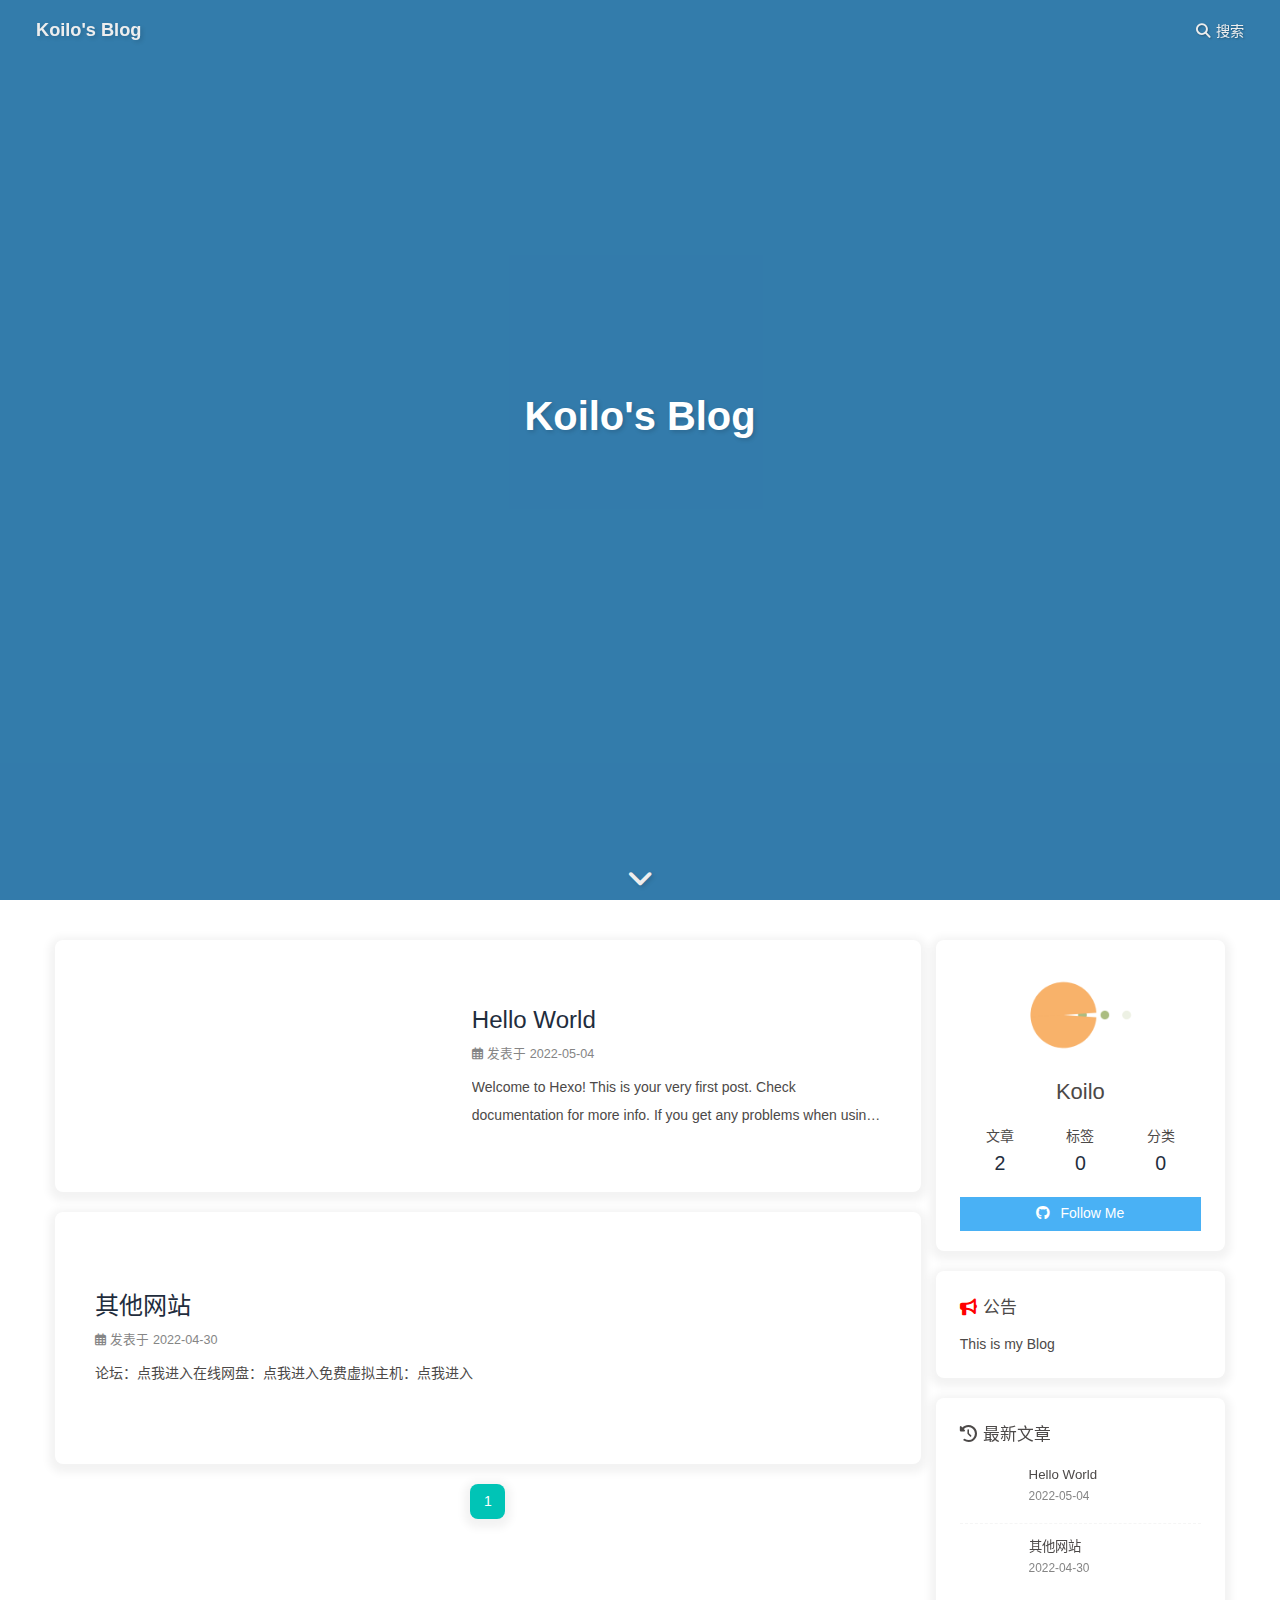
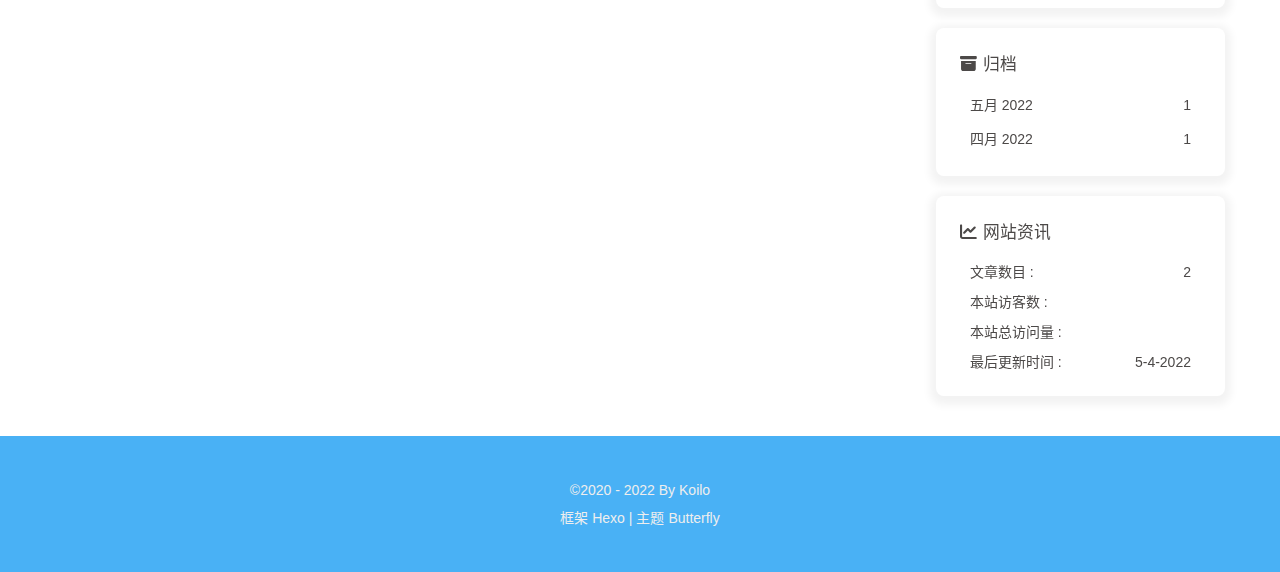
<file: index.html>
<!DOCTYPE html><html lang="zh-CN" data-theme="light"><head><meta charset="UTF-8"><meta http-equiv="X-UA-Compatible" content="IE=edge"><meta name="viewport" content="width=device-width, initial-scale=1.0, maximum-scale=1.0, user-scalable=no"><title>Koilo's Blog - Hello,world!</title><meta name="author" content="Koilo"><meta name="copyright" content="Koilo"><meta name="format-detection" content="telephone=no"><meta name="theme-color" content="#ffffff"><meta property="og:type" content="website">
<meta property="og:title" content="Koilo&#39;s Blog">
<meta property="og:url" content="http://simpfun.eu.org/index.html">
<meta property="og:site_name" content="Koilo&#39;s Blog">
<meta property="og:locale" content="zh_CN">
<meta property="og:image" content="https://i.loli.net/2021/02/24/5O1day2nriDzjSu.png">
<meta property="article:author" content="Koilo">
<meta name="twitter:card" content="summary">
<meta name="twitter:image" content="https://i.loli.net/2021/02/24/5O1day2nriDzjSu.png"><link rel="shortcut icon" href="/img/favicon.png"><link rel="canonical" href="http://simpfun.eu.org/"><link rel="preconnect" href="//cdn.jsdelivr.net"/><link rel="preconnect" href="//busuanzi.ibruce.info"/><link rel="stylesheet" href="/css/index.css"><link rel="stylesheet" href="https://cdn.jsdelivr.net/npm/@fortawesome/fontawesome-free@6/css/all.min.css" media="print" onload="this.media='all'"><link rel="stylesheet" href="https://cdn.jsdelivr.net/npm/@fancyapps/ui/dist/fancybox.css" media="print" onload="this.media='all'"><script>const GLOBAL_CONFIG = { 
  root: '/',
  algolia: undefined,
  localSearch: {"path":"/search.xml","preload":false,"languages":{"hits_empty":"找不到您查询的内容：${query}"}},
  translate: undefined,
  noticeOutdate: undefined,
  highlight: {"plugin":"highlighjs","highlightCopy":true,"highlightLang":true,"highlightHeightLimit":false},
  copy: {
    success: '复制成功',
    error: '复制错误',
    noSupport: '浏览器不支持'
  },
  relativeDate: {
    homepage: false,
    post: false
  },
  runtime: '',
  date_suffix: {
    just: '刚刚',
    min: '分钟前',
    hour: '小时前',
    day: '天前',
    month: '个月前'
  },
  copyright: undefined,
  lightbox: 'fancybox',
  Snackbar: undefined,
  source: {
    justifiedGallery: {
      js: 'https://cdn.jsdelivr.net/npm/flickr-justified-gallery@2/dist/fjGallery.min.js',
      css: 'https://cdn.jsdelivr.net/npm/flickr-justified-gallery@2/dist/fjGallery.min.css'
    }
  },
  isPhotoFigcaption: false,
  islazyload: false,
  isAnchor: false
}</script><script id="config-diff">var GLOBAL_CONFIG_SITE = {
  title: 'Koilo\'s Blog',
  isPost: false,
  isHome: true,
  isHighlightShrink: false,
  isToc: false,
  postUpdate: '2022-05-04 14:47:51'
}</script><noscript><style type="text/css">
  #nav {
    opacity: 1
  }
  .justified-gallery img {
    opacity: 1
  }

  #recent-posts time,
  #post-meta time {
    display: inline !important
  }
</style></noscript><script>(win=>{
    win.saveToLocal = {
      set: function setWithExpiry(key, value, ttl) {
        if (ttl === 0) return
        const now = new Date()
        const expiryDay = ttl * 86400000
        const item = {
          value: value,
          expiry: now.getTime() + expiryDay,
        }
        localStorage.setItem(key, JSON.stringify(item))
      },

      get: function getWithExpiry(key) {
        const itemStr = localStorage.getItem(key)

        if (!itemStr) {
          return undefined
        }
        const item = JSON.parse(itemStr)
        const now = new Date()

        if (now.getTime() > item.expiry) {
          localStorage.removeItem(key)
          return undefined
        }
        return item.value
      }
    }
  
    win.getScript = url => new Promise((resolve, reject) => {
      const script = document.createElement('script')
      script.src = url
      script.async = true
      script.onerror = reject
      script.onload = script.onreadystatechange = function() {
        const loadState = this.readyState
        if (loadState && loadState !== 'loaded' && loadState !== 'complete') return
        script.onload = script.onreadystatechange = null
        resolve()
      }
      document.head.appendChild(script)
    })
  
      win.activateDarkMode = function () {
        document.documentElement.setAttribute('data-theme', 'dark')
        if (document.querySelector('meta[name="theme-color"]') !== null) {
          document.querySelector('meta[name="theme-color"]').setAttribute('content', '#0d0d0d')
        }
      }
      win.activateLightMode = function () {
        document.documentElement.setAttribute('data-theme', 'light')
        if (document.querySelector('meta[name="theme-color"]') !== null) {
          document.querySelector('meta[name="theme-color"]').setAttribute('content', '#ffffff')
        }
      }
      const t = saveToLocal.get('theme')
    
          if (t === 'dark') activateDarkMode()
          else if (t === 'light') activateLightMode()
        
      const asideStatus = saveToLocal.get('aside-status')
      if (asideStatus !== undefined) {
        if (asideStatus === 'hide') {
          document.documentElement.classList.add('hide-aside')
        } else {
          document.documentElement.classList.remove('hide-aside')
        }
      }
    
    const detectApple = () => {
      if(/iPad|iPhone|iPod|Macintosh/.test(navigator.userAgent)){
        document.documentElement.classList.add('apple')
      }
    }
    detectApple()
    })(window)</script><meta name="generator" content="Hexo 6.1.0"></head><body><div id="sidebar"><div id="menu-mask"></div><div id="sidebar-menus"><div class="avatar-img is-center"><img src="https://i.loli.net/2021/02/24/5O1day2nriDzjSu.png" onerror="onerror=null;src='/img/friend_404.gif'" alt="avatar"/></div><div class="sidebar-site-data site-data is-center"><a href="/archives/"><div class="headline">文章</div><div class="length-num">2</div></a><a href="/tags/"><div class="headline">标签</div><div class="length-num">0</div></a><a href="/categories/"><div class="headline">分类</div><div class="length-num">0</div></a></div><hr/></div></div><div class="page" id="body-wrap"><header class="full_page" id="page-header"><nav id="nav"><span id="blog_name"><a id="site-name" href="/">Koilo's Blog</a></span><div id="menus"><div id="search-button"><a class="site-page social-icon search"><i class="fas fa-search fa-fw"></i><span> 搜索</span></a></div><div id="toggle-menu"><a class="site-page"><i class="fas fa-bars fa-fw"></i></a></div></div></nav><div id="site-info"><h1 id="site-title">Koilo's Blog</h1></div><div id="scroll-down"><i class="fas fa-angle-down scroll-down-effects"></i></div></header><main class="layout" id="content-inner"><div class="recent-posts" id="recent-posts"><div class="recent-post-item"><div class="post_cover left"><a href="/2022/05/04/hello-world/" title="Hello World"><img class="post_bg" src="[data-uri]" onerror="this.onerror=null;this.src='/img/404.jpg'" alt="Hello World"></a></div><div class="recent-post-info"><a class="article-title" href="/2022/05/04/hello-world/" title="Hello World">Hello World</a><div class="article-meta-wrap"><span class="post-meta-date"><i class="far fa-calendar-alt"></i><span class="article-meta-label">发表于</span><time datetime="2022-05-04T06:29:04.321Z" title="发表于 2022-05-04 14:29:04">2022-05-04</time></span></div><div class="content">Welcome to Hexo! This is your very first post. Check documentation for more info. If you get any problems when using Hexo, you can find the answer in troubleshooting or you can ask me on GitHub.
Quick StartCreate a new post1$ hexo new &quot;My New Post&quot;

More info: Writing
Run server1$ hexo server

More info: Server
Generate static files1$ hexo generate

More info: Generating
Deploy to remote sites1$ hexo deploy

More info: Deployment
</div></div></div><div class="recent-post-item"><div class="post_cover right"><a href="/2022/04/30/%E5%85%B6%E4%BB%96%E7%BD%91%E7%AB%99/" title="其他网站"><img class="post_bg" src="[data-uri]" onerror="this.onerror=null;this.src='/img/404.jpg'" alt="其他网站"></a></div><div class="recent-post-info"><a class="article-title" href="/2022/04/30/%E5%85%B6%E4%BB%96%E7%BD%91%E7%AB%99/" title="其他网站">其他网站</a><div class="article-meta-wrap"><span class="post-meta-date"><i class="far fa-calendar-alt"></i><span class="article-meta-label">发表于</span><time datetime="2022-04-30T03:36:10.000Z" title="发表于 2022-04-30 11:36:10">2022-04-30</time></span></div><div class="content">论坛：点我进入在线网盘：点我进入免费虚拟主机：点我进入</div></div></div><nav id="pagination"><div class="pagination"><span class="page-number current">1</span></div></nav></div><div class="aside-content" id="aside-content"><div class="card-widget card-info"><div class="is-center"><div class="avatar-img"><img src="https://i.loli.net/2021/02/24/5O1day2nriDzjSu.png" onerror="this.onerror=null;this.src='/img/friend_404.gif'" alt="avatar"/></div><div class="author-info__name">Koilo</div><div class="author-info__description"></div></div><div class="card-info-data site-data is-center"><a href="/archives/"><div class="headline">文章</div><div class="length-num">2</div></a><a href="/tags/"><div class="headline">标签</div><div class="length-num">0</div></a><a href="/categories/"><div class="headline">分类</div><div class="length-num">0</div></a></div><a id="card-info-btn" target="_blank" rel="noopener" href="https://github.com/simpfun"><i class="fab fa-github"></i><span>Follow Me</span></a></div><div class="card-widget card-announcement"><div class="item-headline"><i class="fas fa-bullhorn fa-shake"></i><span>公告</span></div><div class="announcement_content">This is my Blog</div></div><div class="sticky_layout"><div class="card-widget card-recent-post"><div class="item-headline"><i class="fas fa-history"></i><span>最新文章</span></div><div class="aside-list"><div class="aside-list-item"><a class="thumbnail" href="/2022/05/04/hello-world/" title="Hello World"><img src="[data-uri]" onerror="this.onerror=null;this.src='/img/404.jpg'" alt="Hello World"/></a><div class="content"><a class="title" href="/2022/05/04/hello-world/" title="Hello World">Hello World</a><time datetime="2022-05-04T06:29:04.321Z" title="发表于 2022-05-04 14:29:04">2022-05-04</time></div></div><div class="aside-list-item"><a class="thumbnail" href="/2022/04/30/%E5%85%B6%E4%BB%96%E7%BD%91%E7%AB%99/" title="其他网站"><img src="[data-uri]" onerror="this.onerror=null;this.src='/img/404.jpg'" alt="其他网站"/></a><div class="content"><a class="title" href="/2022/04/30/%E5%85%B6%E4%BB%96%E7%BD%91%E7%AB%99/" title="其他网站">其他网站</a><time datetime="2022-04-30T03:36:10.000Z" title="发表于 2022-04-30 11:36:10">2022-04-30</time></div></div></div></div><div class="card-widget card-archives"><div class="item-headline"><i class="fas fa-archive"></i><span>归档</span></div><ul class="card-archive-list"><li class="card-archive-list-item"><a class="card-archive-list-link" href="/archives/2022/05/"><span class="card-archive-list-date">五月 2022</span><span class="card-archive-list-count">1</span></a></li><li class="card-archive-list-item"><a class="card-archive-list-link" href="/archives/2022/04/"><span class="card-archive-list-date">四月 2022</span><span class="card-archive-list-count">1</span></a></li></ul></div><div class="card-widget card-webinfo"><div class="item-headline"><i class="fas fa-chart-line"></i><span>网站资讯</span></div><div class="webinfo"><div class="webinfo-item"><div class="item-name">文章数目 :</div><div class="item-count">2</div></div><div class="webinfo-item"><div class="item-name">本站访客数 :</div><div class="item-count" id="busuanzi_value_site_uv"></div></div><div class="webinfo-item"><div class="item-name">本站总访问量 :</div><div class="item-count" id="busuanzi_value_site_pv"></div></div><div class="webinfo-item"><div class="item-name">最后更新时间 :</div><div class="item-count" id="last-push-date" data-lastPushDate="2022-05-04T06:47:50.998Z"></div></div></div></div></div></div></main><footer id="footer"><div id="footer-wrap"><div class="copyright">&copy;2020 - 2022 By Koilo</div><div class="framework-info"><span>框架 </span><a target="_blank" rel="noopener" href="https://hexo.io">Hexo</a><span class="footer-separator">|</span><span>主题 </span><a target="_blank" rel="noopener" href="https://github.com/jerryc127/hexo-theme-butterfly">Butterfly</a></div></div></footer></div><div id="rightside"><div id="rightside-config-hide"><button id="darkmode" type="button" title="浅色和深色模式转换"><i class="fas fa-adjust"></i></button><button id="hide-aside-btn" type="button" title="单栏和双栏切换"><i class="fas fa-arrows-alt-h"></i></button></div><div id="rightside-config-show"><button id="rightside_config" type="button" title="设置"><i class="fas fa-cog fa-spin"></i></button><button id="go-up" type="button" title="回到顶部"><i class="fas fa-arrow-up"></i></button></div></div><div id="local-search"><div class="search-dialog"><nav class="search-nav"><span class="search-dialog-title">本地搜索</span><span id="loading-status"></span><button class="search-close-button"><i class="fas fa-times"></i></button></nav><div class="is-center" id="loading-database"><i class="fas fa-spinner fa-pulse"></i><span>  数据库加载中</span></div><div class="search-wrap"><div id="local-search-input"><div class="local-search-box"><input class="local-search-box--input" placeholder="搜索文章" type="text"/></div></div><hr/><div id="local-search-results"></div></div></div><div id="search-mask"></div></div><div><script src="/js/utils.js"></script><script src="/js/main.js"></script><script src="https://cdn.jsdelivr.net/npm/@fancyapps/ui/dist/fancybox.umd.js"></script><script src="/js/search/local-search.js"></script><div class="js-pjax"></div><script async data-pjax src="//busuanzi.ibruce.info/busuanzi/2.3/busuanzi.pure.mini.js"></script></div></body></html>
</file>
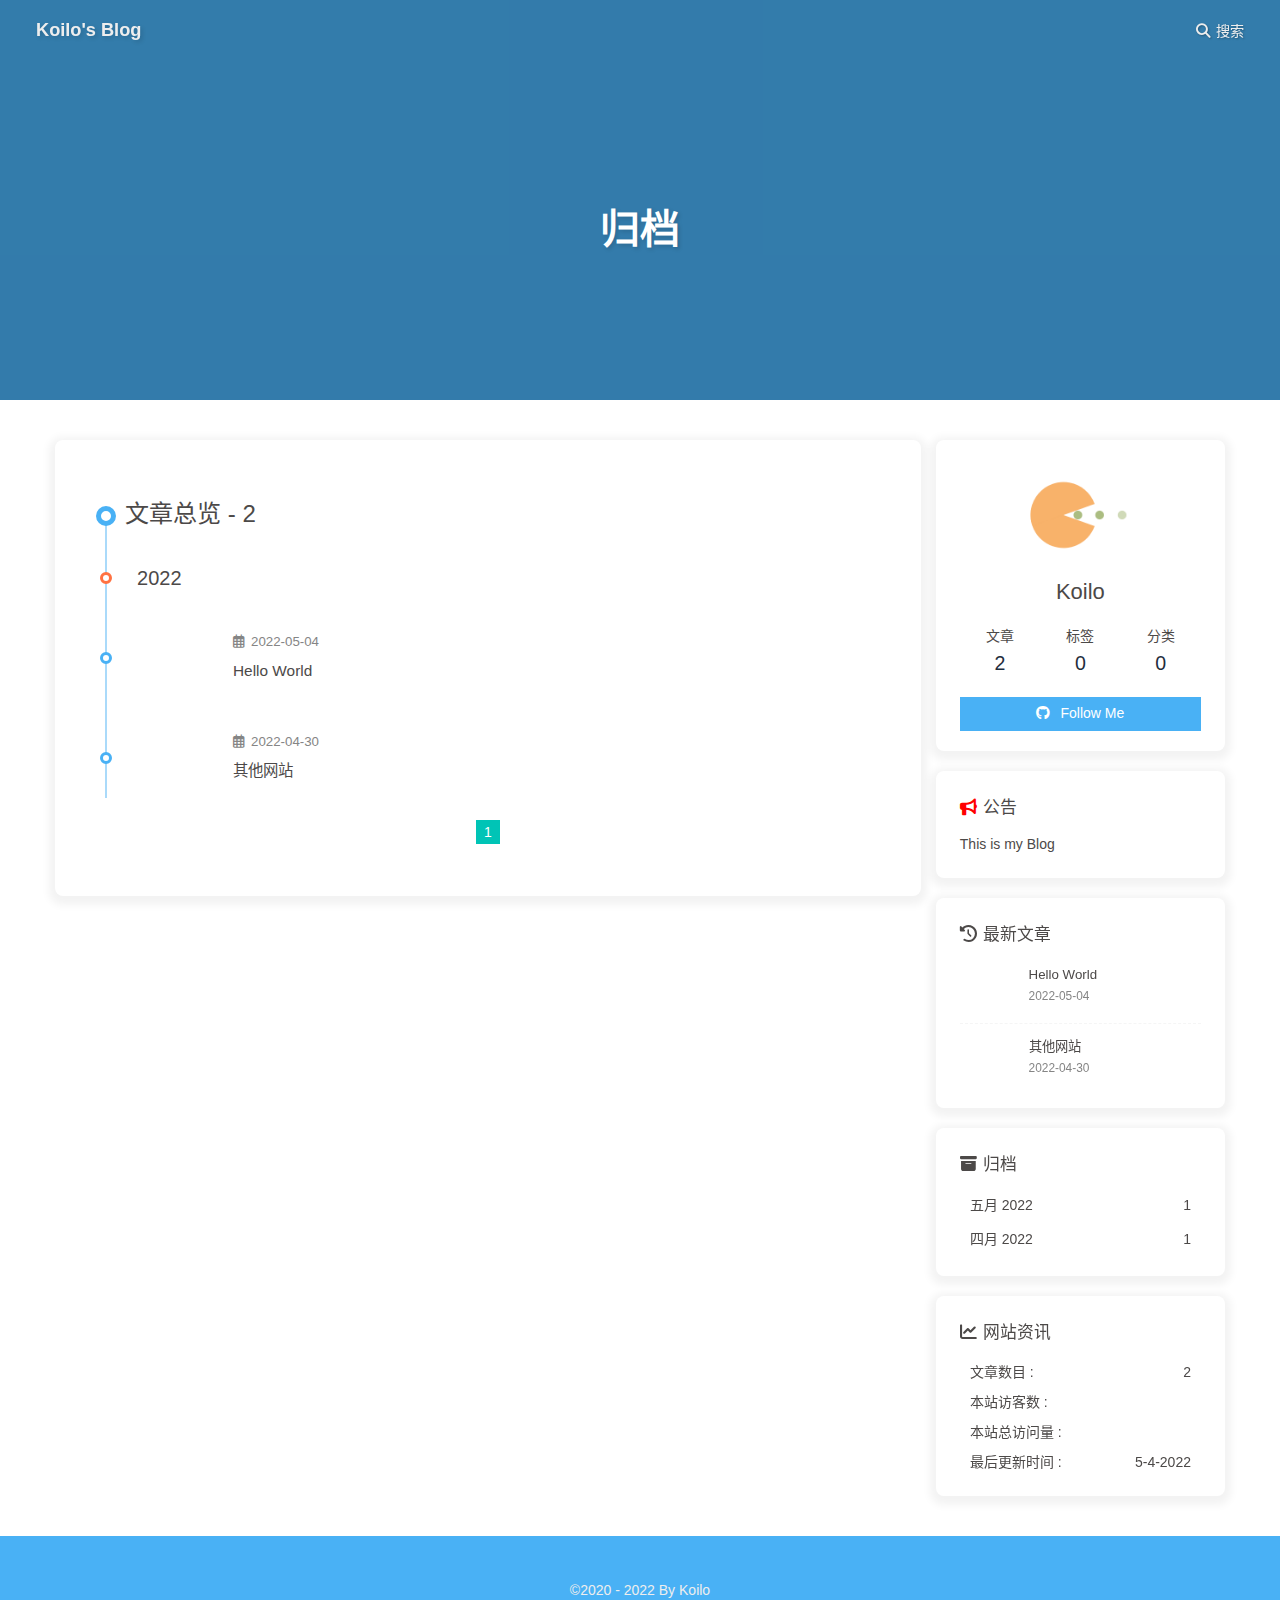
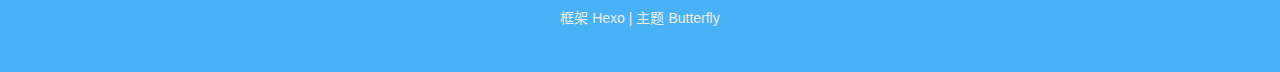
<file: archives/index.html>
<!DOCTYPE html><html lang="zh-CN" data-theme="light"><head><meta charset="UTF-8"><meta http-equiv="X-UA-Compatible" content="IE=edge"><meta name="viewport" content="width=device-width, initial-scale=1.0, maximum-scale=1.0, user-scalable=no"><title>归档 | Koilo's Blog</title><meta name="author" content="Koilo"><meta name="copyright" content="Koilo"><meta name="format-detection" content="telephone=no"><meta name="theme-color" content="#ffffff"><meta property="og:type" content="website">
<meta property="og:title" content="Koilo&#39;s Blog">
<meta property="og:url" content="http://simpfun.eu.org/archives/index.html">
<meta property="og:site_name" content="Koilo&#39;s Blog">
<meta property="og:locale" content="zh_CN">
<meta property="og:image" content="https://i.loli.net/2021/02/24/5O1day2nriDzjSu.png">
<meta property="article:author" content="Koilo">
<meta name="twitter:card" content="summary">
<meta name="twitter:image" content="https://i.loli.net/2021/02/24/5O1day2nriDzjSu.png"><link rel="shortcut icon" href="/img/favicon.png"><link rel="canonical" href="http://simpfun.eu.org/archives/"><link rel="preconnect" href="//cdn.jsdelivr.net"/><link rel="preconnect" href="//busuanzi.ibruce.info"/><link rel="stylesheet" href="/css/index.css"><link rel="stylesheet" href="https://cdn.jsdelivr.net/npm/@fortawesome/fontawesome-free@6/css/all.min.css" media="print" onload="this.media='all'"><link rel="stylesheet" href="https://cdn.jsdelivr.net/npm/@fancyapps/ui/dist/fancybox.css" media="print" onload="this.media='all'"><script>const GLOBAL_CONFIG = { 
  root: '/',
  algolia: undefined,
  localSearch: {"path":"/search.xml","preload":false,"languages":{"hits_empty":"找不到您查询的内容：${query}"}},
  translate: undefined,
  noticeOutdate: undefined,
  highlight: {"plugin":"highlighjs","highlightCopy":true,"highlightLang":true,"highlightHeightLimit":false},
  copy: {
    success: '复制成功',
    error: '复制错误',
    noSupport: '浏览器不支持'
  },
  relativeDate: {
    homepage: false,
    post: false
  },
  runtime: '',
  date_suffix: {
    just: '刚刚',
    min: '分钟前',
    hour: '小时前',
    day: '天前',
    month: '个月前'
  },
  copyright: undefined,
  lightbox: 'fancybox',
  Snackbar: undefined,
  source: {
    justifiedGallery: {
      js: 'https://cdn.jsdelivr.net/npm/flickr-justified-gallery@2/dist/fjGallery.min.js',
      css: 'https://cdn.jsdelivr.net/npm/flickr-justified-gallery@2/dist/fjGallery.min.css'
    }
  },
  isPhotoFigcaption: false,
  islazyload: false,
  isAnchor: false
}</script><script id="config-diff">var GLOBAL_CONFIG_SITE = {
  title: '归档',
  isPost: false,
  isHome: false,
  isHighlightShrink: false,
  isToc: false,
  postUpdate: '2022-05-04 14:47:50'
}</script><noscript><style type="text/css">
  #nav {
    opacity: 1
  }
  .justified-gallery img {
    opacity: 1
  }

  #recent-posts time,
  #post-meta time {
    display: inline !important
  }
</style></noscript><script>(win=>{
    win.saveToLocal = {
      set: function setWithExpiry(key, value, ttl) {
        if (ttl === 0) return
        const now = new Date()
        const expiryDay = ttl * 86400000
        const item = {
          value: value,
          expiry: now.getTime() + expiryDay,
        }
        localStorage.setItem(key, JSON.stringify(item))
      },

      get: function getWithExpiry(key) {
        const itemStr = localStorage.getItem(key)

        if (!itemStr) {
          return undefined
        }
        const item = JSON.parse(itemStr)
        const now = new Date()

        if (now.getTime() > item.expiry) {
          localStorage.removeItem(key)
          return undefined
        }
        return item.value
      }
    }
  
    win.getScript = url => new Promise((resolve, reject) => {
      const script = document.createElement('script')
      script.src = url
      script.async = true
      script.onerror = reject
      script.onload = script.onreadystatechange = function() {
        const loadState = this.readyState
        if (loadState && loadState !== 'loaded' && loadState !== 'complete') return
        script.onload = script.onreadystatechange = null
        resolve()
      }
      document.head.appendChild(script)
    })
  
      win.activateDarkMode = function () {
        document.documentElement.setAttribute('data-theme', 'dark')
        if (document.querySelector('meta[name="theme-color"]') !== null) {
          document.querySelector('meta[name="theme-color"]').setAttribute('content', '#0d0d0d')
        }
      }
      win.activateLightMode = function () {
        document.documentElement.setAttribute('data-theme', 'light')
        if (document.querySelector('meta[name="theme-color"]') !== null) {
          document.querySelector('meta[name="theme-color"]').setAttribute('content', '#ffffff')
        }
      }
      const t = saveToLocal.get('theme')
    
          if (t === 'dark') activateDarkMode()
          else if (t === 'light') activateLightMode()
        
      const asideStatus = saveToLocal.get('aside-status')
      if (asideStatus !== undefined) {
        if (asideStatus === 'hide') {
          document.documentElement.classList.add('hide-aside')
        } else {
          document.documentElement.classList.remove('hide-aside')
        }
      }
    
    const detectApple = () => {
      if(/iPad|iPhone|iPod|Macintosh/.test(navigator.userAgent)){
        document.documentElement.classList.add('apple')
      }
    }
    detectApple()
    })(window)</script><meta name="generator" content="Hexo 6.1.0"></head><body><div id="sidebar"><div id="menu-mask"></div><div id="sidebar-menus"><div class="avatar-img is-center"><img src="https://i.loli.net/2021/02/24/5O1day2nriDzjSu.png" onerror="onerror=null;src='/img/friend_404.gif'" alt="avatar"/></div><div class="sidebar-site-data site-data is-center"><a href="/archives/"><div class="headline">文章</div><div class="length-num">2</div></a><a href="/tags/"><div class="headline">标签</div><div class="length-num">0</div></a><a href="/categories/"><div class="headline">分类</div><div class="length-num">0</div></a></div><hr/></div></div><div class="page" id="body-wrap"><header class="not-home-page" id="page-header"><nav id="nav"><span id="blog_name"><a id="site-name" href="/">Koilo's Blog</a></span><div id="menus"><div id="search-button"><a class="site-page social-icon search"><i class="fas fa-search fa-fw"></i><span> 搜索</span></a></div><div id="toggle-menu"><a class="site-page"><i class="fas fa-bars fa-fw"></i></a></div></div></nav><div id="page-site-info"><h1 id="site-title">归档</h1></div></header><main class="layout" id="content-inner"><div id="archive"><div class="article-sort-title">文章总览 - 2</div><div class="article-sort"><div class="article-sort-item year">2022</div><div class="article-sort-item"><a class="article-sort-item-img" href="/2022/05/04/hello-world/" title="Hello World"><img src="[data-uri]" alt="Hello World" onerror="this.onerror=null;this.src='/img/404.jpg'"></a><div class="article-sort-item-info"><div class="article-sort-item-time"><i class="far fa-calendar-alt"></i><time class="post-meta-date-created" datetime="2022-05-04T06:29:04.321Z" title="发表于 2022-05-04 14:29:04">2022-05-04</time></div><a class="article-sort-item-title" href="/2022/05/04/hello-world/" title="Hello World">Hello World</a></div></div><div class="article-sort-item"><a class="article-sort-item-img" href="/2022/04/30/%E5%85%B6%E4%BB%96%E7%BD%91%E7%AB%99/" title="其他网站"><img src="[data-uri]" alt="其他网站" onerror="this.onerror=null;this.src='/img/404.jpg'"></a><div class="article-sort-item-info"><div class="article-sort-item-time"><i class="far fa-calendar-alt"></i><time class="post-meta-date-created" datetime="2022-04-30T03:36:10.000Z" title="发表于 2022-04-30 11:36:10">2022-04-30</time></div><a class="article-sort-item-title" href="/2022/04/30/%E5%85%B6%E4%BB%96%E7%BD%91%E7%AB%99/" title="其他网站">其他网站</a></div></div></div><nav id="pagination"><div class="pagination"><span class="page-number current">1</span></div></nav></div><div class="aside-content" id="aside-content"><div class="card-widget card-info"><div class="is-center"><div class="avatar-img"><img src="https://i.loli.net/2021/02/24/5O1day2nriDzjSu.png" onerror="this.onerror=null;this.src='/img/friend_404.gif'" alt="avatar"/></div><div class="author-info__name">Koilo</div><div class="author-info__description"></div></div><div class="card-info-data site-data is-center"><a href="/archives/"><div class="headline">文章</div><div class="length-num">2</div></a><a href="/tags/"><div class="headline">标签</div><div class="length-num">0</div></a><a href="/categories/"><div class="headline">分类</div><div class="length-num">0</div></a></div><a id="card-info-btn" target="_blank" rel="noopener" href="https://github.com/simpfun"><i class="fab fa-github"></i><span>Follow Me</span></a></div><div class="card-widget card-announcement"><div class="item-headline"><i class="fas fa-bullhorn fa-shake"></i><span>公告</span></div><div class="announcement_content">This is my Blog</div></div><div class="sticky_layout"><div class="card-widget card-recent-post"><div class="item-headline"><i class="fas fa-history"></i><span>最新文章</span></div><div class="aside-list"><div class="aside-list-item"><a class="thumbnail" href="/2022/05/04/hello-world/" title="Hello World"><img src="[data-uri]" onerror="this.onerror=null;this.src='/img/404.jpg'" alt="Hello World"/></a><div class="content"><a class="title" href="/2022/05/04/hello-world/" title="Hello World">Hello World</a><time datetime="2022-05-04T06:29:04.321Z" title="发表于 2022-05-04 14:29:04">2022-05-04</time></div></div><div class="aside-list-item"><a class="thumbnail" href="/2022/04/30/%E5%85%B6%E4%BB%96%E7%BD%91%E7%AB%99/" title="其他网站"><img src="[data-uri]" onerror="this.onerror=null;this.src='/img/404.jpg'" alt="其他网站"/></a><div class="content"><a class="title" href="/2022/04/30/%E5%85%B6%E4%BB%96%E7%BD%91%E7%AB%99/" title="其他网站">其他网站</a><time datetime="2022-04-30T03:36:10.000Z" title="发表于 2022-04-30 11:36:10">2022-04-30</time></div></div></div></div><div class="card-widget card-archives"><div class="item-headline"><i class="fas fa-archive"></i><span>归档</span></div><ul class="card-archive-list"><li class="card-archive-list-item"><a class="card-archive-list-link" href="/archives/2022/05/"><span class="card-archive-list-date">五月 2022</span><span class="card-archive-list-count">1</span></a></li><li class="card-archive-list-item"><a class="card-archive-list-link" href="/archives/2022/04/"><span class="card-archive-list-date">四月 2022</span><span class="card-archive-list-count">1</span></a></li></ul></div><div class="card-widget card-webinfo"><div class="item-headline"><i class="fas fa-chart-line"></i><span>网站资讯</span></div><div class="webinfo"><div class="webinfo-item"><div class="item-name">文章数目 :</div><div class="item-count">2</div></div><div class="webinfo-item"><div class="item-name">本站访客数 :</div><div class="item-count" id="busuanzi_value_site_uv"></div></div><div class="webinfo-item"><div class="item-name">本站总访问量 :</div><div class="item-count" id="busuanzi_value_site_pv"></div></div><div class="webinfo-item"><div class="item-name">最后更新时间 :</div><div class="item-count" id="last-push-date" data-lastPushDate="2022-05-04T06:47:50.998Z"></div></div></div></div></div></div></main><footer id="footer"><div id="footer-wrap"><div class="copyright">&copy;2020 - 2022 By Koilo</div><div class="framework-info"><span>框架 </span><a target="_blank" rel="noopener" href="https://hexo.io">Hexo</a><span class="footer-separator">|</span><span>主题 </span><a target="_blank" rel="noopener" href="https://github.com/jerryc127/hexo-theme-butterfly">Butterfly</a></div></div></footer></div><div id="rightside"><div id="rightside-config-hide"><button id="darkmode" type="button" title="浅色和深色模式转换"><i class="fas fa-adjust"></i></button><button id="hide-aside-btn" type="button" title="单栏和双栏切换"><i class="fas fa-arrows-alt-h"></i></button></div><div id="rightside-config-show"><button id="rightside_config" type="button" title="设置"><i class="fas fa-cog fa-spin"></i></button><button id="go-up" type="button" title="回到顶部"><i class="fas fa-arrow-up"></i></button></div></div><div id="local-search"><div class="search-dialog"><nav class="search-nav"><span class="search-dialog-title">本地搜索</span><span id="loading-status"></span><button class="search-close-button"><i class="fas fa-times"></i></button></nav><div class="is-center" id="loading-database"><i class="fas fa-spinner fa-pulse"></i><span>  数据库加载中</span></div><div class="search-wrap"><div id="local-search-input"><div class="local-search-box"><input class="local-search-box--input" placeholder="搜索文章" type="text"/></div></div><hr/><div id="local-search-results"></div></div></div><div id="search-mask"></div></div><div><script src="/js/utils.js"></script><script src="/js/main.js"></script><script src="https://cdn.jsdelivr.net/npm/@fancyapps/ui/dist/fancybox.umd.js"></script><script src="/js/search/local-search.js"></script><div class="js-pjax"></div><script async data-pjax src="//busuanzi.ibruce.info/busuanzi/2.3/busuanzi.pure.mini.js"></script></div></body></html>
</file>
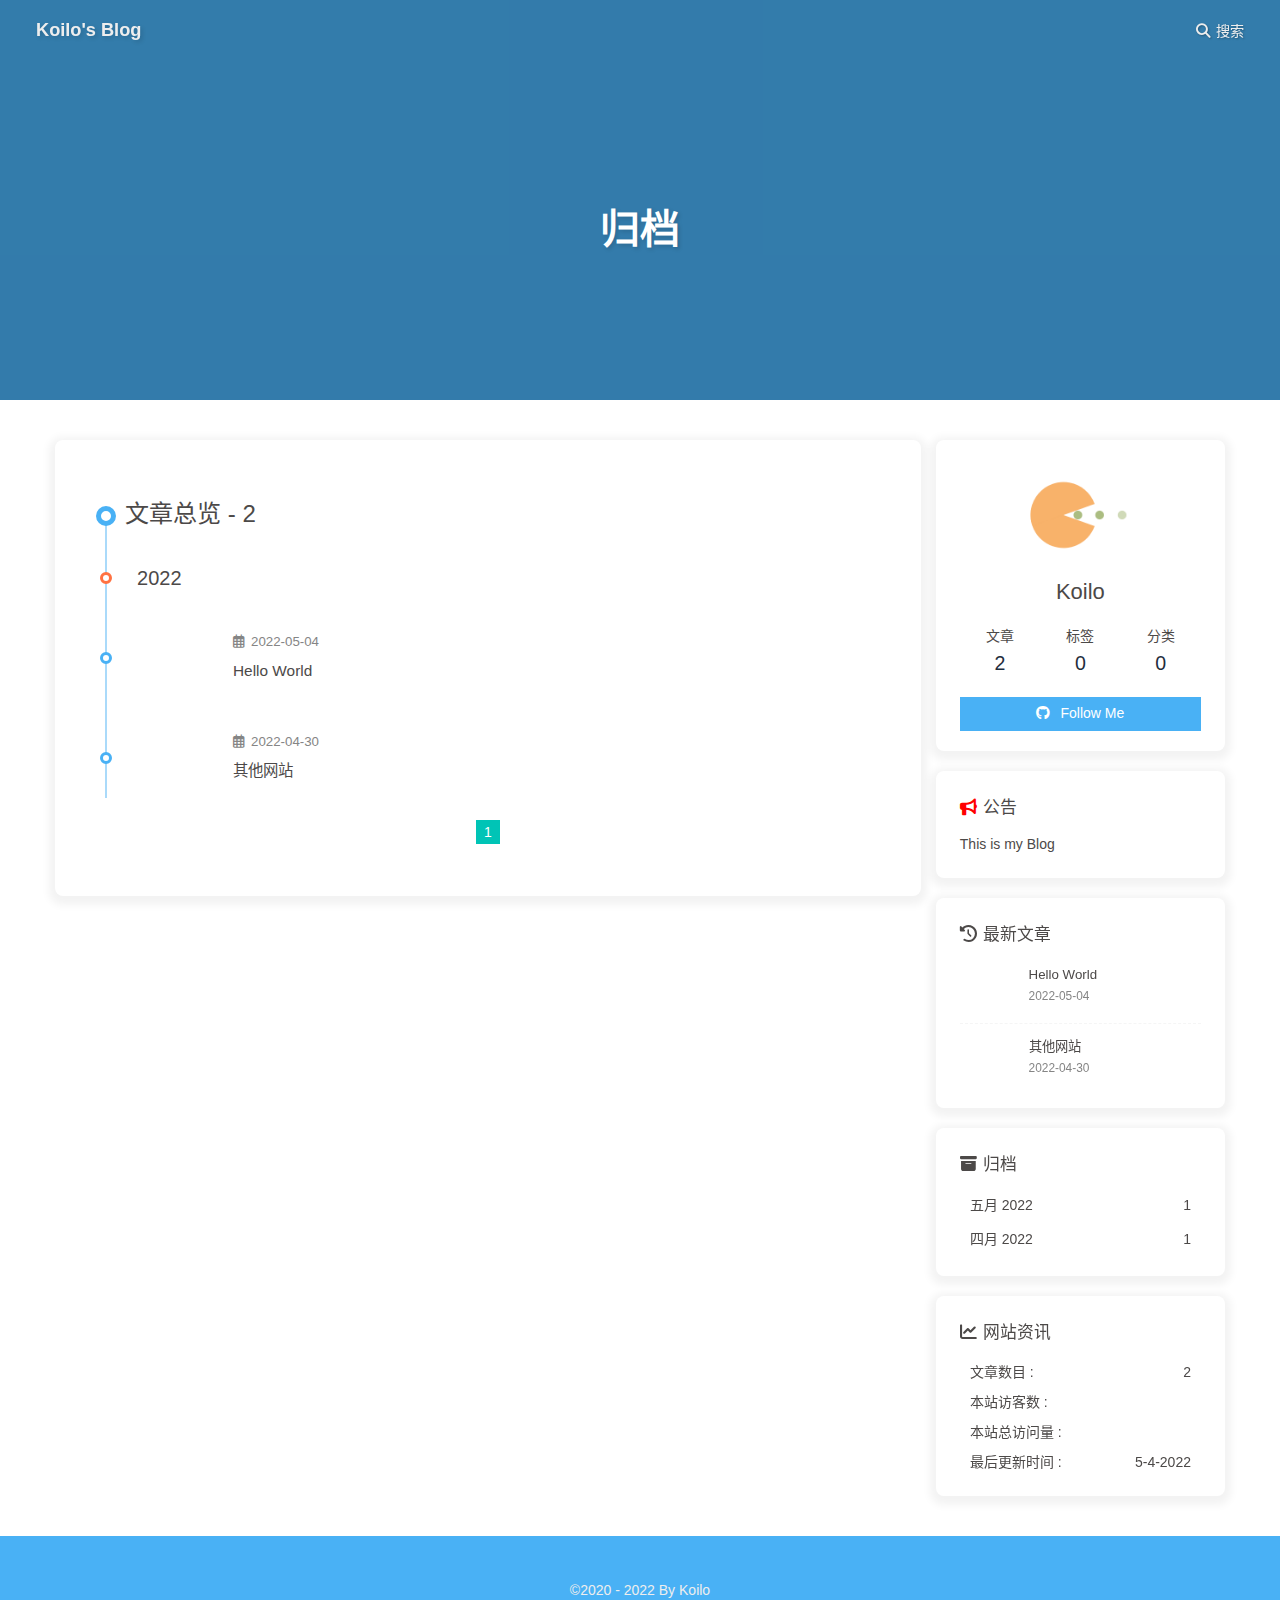
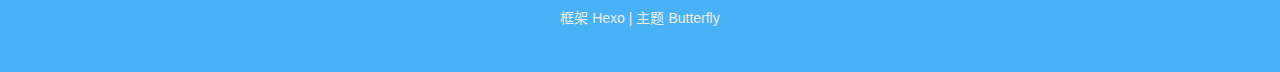
<file: archives/2022/index.html>
<!DOCTYPE html><html lang="zh-CN" data-theme="light"><head><meta charset="UTF-8"><meta http-equiv="X-UA-Compatible" content="IE=edge"><meta name="viewport" content="width=device-width, initial-scale=1.0, maximum-scale=1.0, user-scalable=no"><title>归档 | Koilo's Blog</title><meta name="author" content="Koilo"><meta name="copyright" content="Koilo"><meta name="format-detection" content="telephone=no"><meta name="theme-color" content="#ffffff"><meta property="og:type" content="website">
<meta property="og:title" content="Koilo&#39;s Blog">
<meta property="og:url" content="http://simpfun.eu.org/archives/2022/index.html">
<meta property="og:site_name" content="Koilo&#39;s Blog">
<meta property="og:locale" content="zh_CN">
<meta property="og:image" content="https://i.loli.net/2021/02/24/5O1day2nriDzjSu.png">
<meta property="article:author" content="Koilo">
<meta name="twitter:card" content="summary">
<meta name="twitter:image" content="https://i.loli.net/2021/02/24/5O1day2nriDzjSu.png"><link rel="shortcut icon" href="/img/favicon.png"><link rel="canonical" href="http://simpfun.eu.org/archives/2022/"><link rel="preconnect" href="//cdn.jsdelivr.net"/><link rel="preconnect" href="//busuanzi.ibruce.info"/><link rel="stylesheet" href="/css/index.css"><link rel="stylesheet" href="https://cdn.jsdelivr.net/npm/@fortawesome/fontawesome-free@6/css/all.min.css" media="print" onload="this.media='all'"><link rel="stylesheet" href="https://cdn.jsdelivr.net/npm/@fancyapps/ui/dist/fancybox.css" media="print" onload="this.media='all'"><script>const GLOBAL_CONFIG = { 
  root: '/',
  algolia: undefined,
  localSearch: {"path":"/search.xml","preload":false,"languages":{"hits_empty":"找不到您查询的内容：${query}"}},
  translate: undefined,
  noticeOutdate: undefined,
  highlight: {"plugin":"highlighjs","highlightCopy":true,"highlightLang":true,"highlightHeightLimit":false},
  copy: {
    success: '复制成功',
    error: '复制错误',
    noSupport: '浏览器不支持'
  },
  relativeDate: {
    homepage: false,
    post: false
  },
  runtime: '',
  date_suffix: {
    just: '刚刚',
    min: '分钟前',
    hour: '小时前',
    day: '天前',
    month: '个月前'
  },
  copyright: undefined,
  lightbox: 'fancybox',
  Snackbar: undefined,
  source: {
    justifiedGallery: {
      js: 'https://cdn.jsdelivr.net/npm/flickr-justified-gallery@2/dist/fjGallery.min.js',
      css: 'https://cdn.jsdelivr.net/npm/flickr-justified-gallery@2/dist/fjGallery.min.css'
    }
  },
  isPhotoFigcaption: false,
  islazyload: false,
  isAnchor: false
}</script><script id="config-diff">var GLOBAL_CONFIG_SITE = {
  title: '归档',
  isPost: false,
  isHome: false,
  isHighlightShrink: false,
  isToc: false,
  postUpdate: '2022-05-04 14:47:50'
}</script><noscript><style type="text/css">
  #nav {
    opacity: 1
  }
  .justified-gallery img {
    opacity: 1
  }

  #recent-posts time,
  #post-meta time {
    display: inline !important
  }
</style></noscript><script>(win=>{
    win.saveToLocal = {
      set: function setWithExpiry(key, value, ttl) {
        if (ttl === 0) return
        const now = new Date()
        const expiryDay = ttl * 86400000
        const item = {
          value: value,
          expiry: now.getTime() + expiryDay,
        }
        localStorage.setItem(key, JSON.stringify(item))
      },

      get: function getWithExpiry(key) {
        const itemStr = localStorage.getItem(key)

        if (!itemStr) {
          return undefined
        }
        const item = JSON.parse(itemStr)
        const now = new Date()

        if (now.getTime() > item.expiry) {
          localStorage.removeItem(key)
          return undefined
        }
        return item.value
      }
    }
  
    win.getScript = url => new Promise((resolve, reject) => {
      const script = document.createElement('script')
      script.src = url
      script.async = true
      script.onerror = reject
      script.onload = script.onreadystatechange = function() {
        const loadState = this.readyState
        if (loadState && loadState !== 'loaded' && loadState !== 'complete') return
        script.onload = script.onreadystatechange = null
        resolve()
      }
      document.head.appendChild(script)
    })
  
      win.activateDarkMode = function () {
        document.documentElement.setAttribute('data-theme', 'dark')
        if (document.querySelector('meta[name="theme-color"]') !== null) {
          document.querySelector('meta[name="theme-color"]').setAttribute('content', '#0d0d0d')
        }
      }
      win.activateLightMode = function () {
        document.documentElement.setAttribute('data-theme', 'light')
        if (document.querySelector('meta[name="theme-color"]') !== null) {
          document.querySelector('meta[name="theme-color"]').setAttribute('content', '#ffffff')
        }
      }
      const t = saveToLocal.get('theme')
    
          if (t === 'dark') activateDarkMode()
          else if (t === 'light') activateLightMode()
        
      const asideStatus = saveToLocal.get('aside-status')
      if (asideStatus !== undefined) {
        if (asideStatus === 'hide') {
          document.documentElement.classList.add('hide-aside')
        } else {
          document.documentElement.classList.remove('hide-aside')
        }
      }
    
    const detectApple = () => {
      if(/iPad|iPhone|iPod|Macintosh/.test(navigator.userAgent)){
        document.documentElement.classList.add('apple')
      }
    }
    detectApple()
    })(window)</script><meta name="generator" content="Hexo 6.1.0"></head><body><div id="sidebar"><div id="menu-mask"></div><div id="sidebar-menus"><div class="avatar-img is-center"><img src="https://i.loli.net/2021/02/24/5O1day2nriDzjSu.png" onerror="onerror=null;src='/img/friend_404.gif'" alt="avatar"/></div><div class="sidebar-site-data site-data is-center"><a href="/archives/"><div class="headline">文章</div><div class="length-num">2</div></a><a href="/tags/"><div class="headline">标签</div><div class="length-num">0</div></a><a href="/categories/"><div class="headline">分类</div><div class="length-num">0</div></a></div><hr/></div></div><div class="page" id="body-wrap"><header class="not-home-page" id="page-header"><nav id="nav"><span id="blog_name"><a id="site-name" href="/">Koilo's Blog</a></span><div id="menus"><div id="search-button"><a class="site-page social-icon search"><i class="fas fa-search fa-fw"></i><span> 搜索</span></a></div><div id="toggle-menu"><a class="site-page"><i class="fas fa-bars fa-fw"></i></a></div></div></nav><div id="page-site-info"><h1 id="site-title">归档</h1></div></header><main class="layout" id="content-inner"><div id="archive"><div class="article-sort-title">文章总览 - 2</div><div class="article-sort"><div class="article-sort-item year">2022</div><div class="article-sort-item"><a class="article-sort-item-img" href="/2022/05/04/hello-world/" title="Hello World"><img src="[data-uri]" alt="Hello World" onerror="this.onerror=null;this.src='/img/404.jpg'"></a><div class="article-sort-item-info"><div class="article-sort-item-time"><i class="far fa-calendar-alt"></i><time class="post-meta-date-created" datetime="2022-05-04T06:29:04.321Z" title="发表于 2022-05-04 14:29:04">2022-05-04</time></div><a class="article-sort-item-title" href="/2022/05/04/hello-world/" title="Hello World">Hello World</a></div></div><div class="article-sort-item"><a class="article-sort-item-img" href="/2022/04/30/%E5%85%B6%E4%BB%96%E7%BD%91%E7%AB%99/" title="其他网站"><img src="[data-uri]" alt="其他网站" onerror="this.onerror=null;this.src='/img/404.jpg'"></a><div class="article-sort-item-info"><div class="article-sort-item-time"><i class="far fa-calendar-alt"></i><time class="post-meta-date-created" datetime="2022-04-30T03:36:10.000Z" title="发表于 2022-04-30 11:36:10">2022-04-30</time></div><a class="article-sort-item-title" href="/2022/04/30/%E5%85%B6%E4%BB%96%E7%BD%91%E7%AB%99/" title="其他网站">其他网站</a></div></div></div><nav id="pagination"><div class="pagination"><span class="page-number current">1</span></div></nav></div><div class="aside-content" id="aside-content"><div class="card-widget card-info"><div class="is-center"><div class="avatar-img"><img src="https://i.loli.net/2021/02/24/5O1day2nriDzjSu.png" onerror="this.onerror=null;this.src='/img/friend_404.gif'" alt="avatar"/></div><div class="author-info__name">Koilo</div><div class="author-info__description"></div></div><div class="card-info-data site-data is-center"><a href="/archives/"><div class="headline">文章</div><div class="length-num">2</div></a><a href="/tags/"><div class="headline">标签</div><div class="length-num">0</div></a><a href="/categories/"><div class="headline">分类</div><div class="length-num">0</div></a></div><a id="card-info-btn" target="_blank" rel="noopener" href="https://github.com/simpfun"><i class="fab fa-github"></i><span>Follow Me</span></a></div><div class="card-widget card-announcement"><div class="item-headline"><i class="fas fa-bullhorn fa-shake"></i><span>公告</span></div><div class="announcement_content">This is my Blog</div></div><div class="sticky_layout"><div class="card-widget card-recent-post"><div class="item-headline"><i class="fas fa-history"></i><span>最新文章</span></div><div class="aside-list"><div class="aside-list-item"><a class="thumbnail" href="/2022/05/04/hello-world/" title="Hello World"><img src="[data-uri]" onerror="this.onerror=null;this.src='/img/404.jpg'" alt="Hello World"/></a><div class="content"><a class="title" href="/2022/05/04/hello-world/" title="Hello World">Hello World</a><time datetime="2022-05-04T06:29:04.321Z" title="发表于 2022-05-04 14:29:04">2022-05-04</time></div></div><div class="aside-list-item"><a class="thumbnail" href="/2022/04/30/%E5%85%B6%E4%BB%96%E7%BD%91%E7%AB%99/" title="其他网站"><img src="[data-uri]" onerror="this.onerror=null;this.src='/img/404.jpg'" alt="其他网站"/></a><div class="content"><a class="title" href="/2022/04/30/%E5%85%B6%E4%BB%96%E7%BD%91%E7%AB%99/" title="其他网站">其他网站</a><time datetime="2022-04-30T03:36:10.000Z" title="发表于 2022-04-30 11:36:10">2022-04-30</time></div></div></div></div><div class="card-widget card-archives"><div class="item-headline"><i class="fas fa-archive"></i><span>归档</span></div><ul class="card-archive-list"><li class="card-archive-list-item"><a class="card-archive-list-link" href="/archives/2022/05/"><span class="card-archive-list-date">五月 2022</span><span class="card-archive-list-count">1</span></a></li><li class="card-archive-list-item"><a class="card-archive-list-link" href="/archives/2022/04/"><span class="card-archive-list-date">四月 2022</span><span class="card-archive-list-count">1</span></a></li></ul></div><div class="card-widget card-webinfo"><div class="item-headline"><i class="fas fa-chart-line"></i><span>网站资讯</span></div><div class="webinfo"><div class="webinfo-item"><div class="item-name">文章数目 :</div><div class="item-count">2</div></div><div class="webinfo-item"><div class="item-name">本站访客数 :</div><div class="item-count" id="busuanzi_value_site_uv"></div></div><div class="webinfo-item"><div class="item-name">本站总访问量 :</div><div class="item-count" id="busuanzi_value_site_pv"></div></div><div class="webinfo-item"><div class="item-name">最后更新时间 :</div><div class="item-count" id="last-push-date" data-lastPushDate="2022-05-04T06:47:50.998Z"></div></div></div></div></div></div></main><footer id="footer"><div id="footer-wrap"><div class="copyright">&copy;2020 - 2022 By Koilo</div><div class="framework-info"><span>框架 </span><a target="_blank" rel="noopener" href="https://hexo.io">Hexo</a><span class="footer-separator">|</span><span>主题 </span><a target="_blank" rel="noopener" href="https://github.com/jerryc127/hexo-theme-butterfly">Butterfly</a></div></div></footer></div><div id="rightside"><div id="rightside-config-hide"><button id="darkmode" type="button" title="浅色和深色模式转换"><i class="fas fa-adjust"></i></button><button id="hide-aside-btn" type="button" title="单栏和双栏切换"><i class="fas fa-arrows-alt-h"></i></button></div><div id="rightside-config-show"><button id="rightside_config" type="button" title="设置"><i class="fas fa-cog fa-spin"></i></button><button id="go-up" type="button" title="回到顶部"><i class="fas fa-arrow-up"></i></button></div></div><div id="local-search"><div class="search-dialog"><nav class="search-nav"><span class="search-dialog-title">本地搜索</span><span id="loading-status"></span><button class="search-close-button"><i class="fas fa-times"></i></button></nav><div class="is-center" id="loading-database"><i class="fas fa-spinner fa-pulse"></i><span>  数据库加载中</span></div><div class="search-wrap"><div id="local-search-input"><div class="local-search-box"><input class="local-search-box--input" placeholder="搜索文章" type="text"/></div></div><hr/><div id="local-search-results"></div></div></div><div id="search-mask"></div></div><div><script src="/js/utils.js"></script><script src="/js/main.js"></script><script src="https://cdn.jsdelivr.net/npm/@fancyapps/ui/dist/fancybox.umd.js"></script><script src="/js/search/local-search.js"></script><div class="js-pjax"></div><script async data-pjax src="//busuanzi.ibruce.info/busuanzi/2.3/busuanzi.pure.mini.js"></script></div></body></html>
</file>
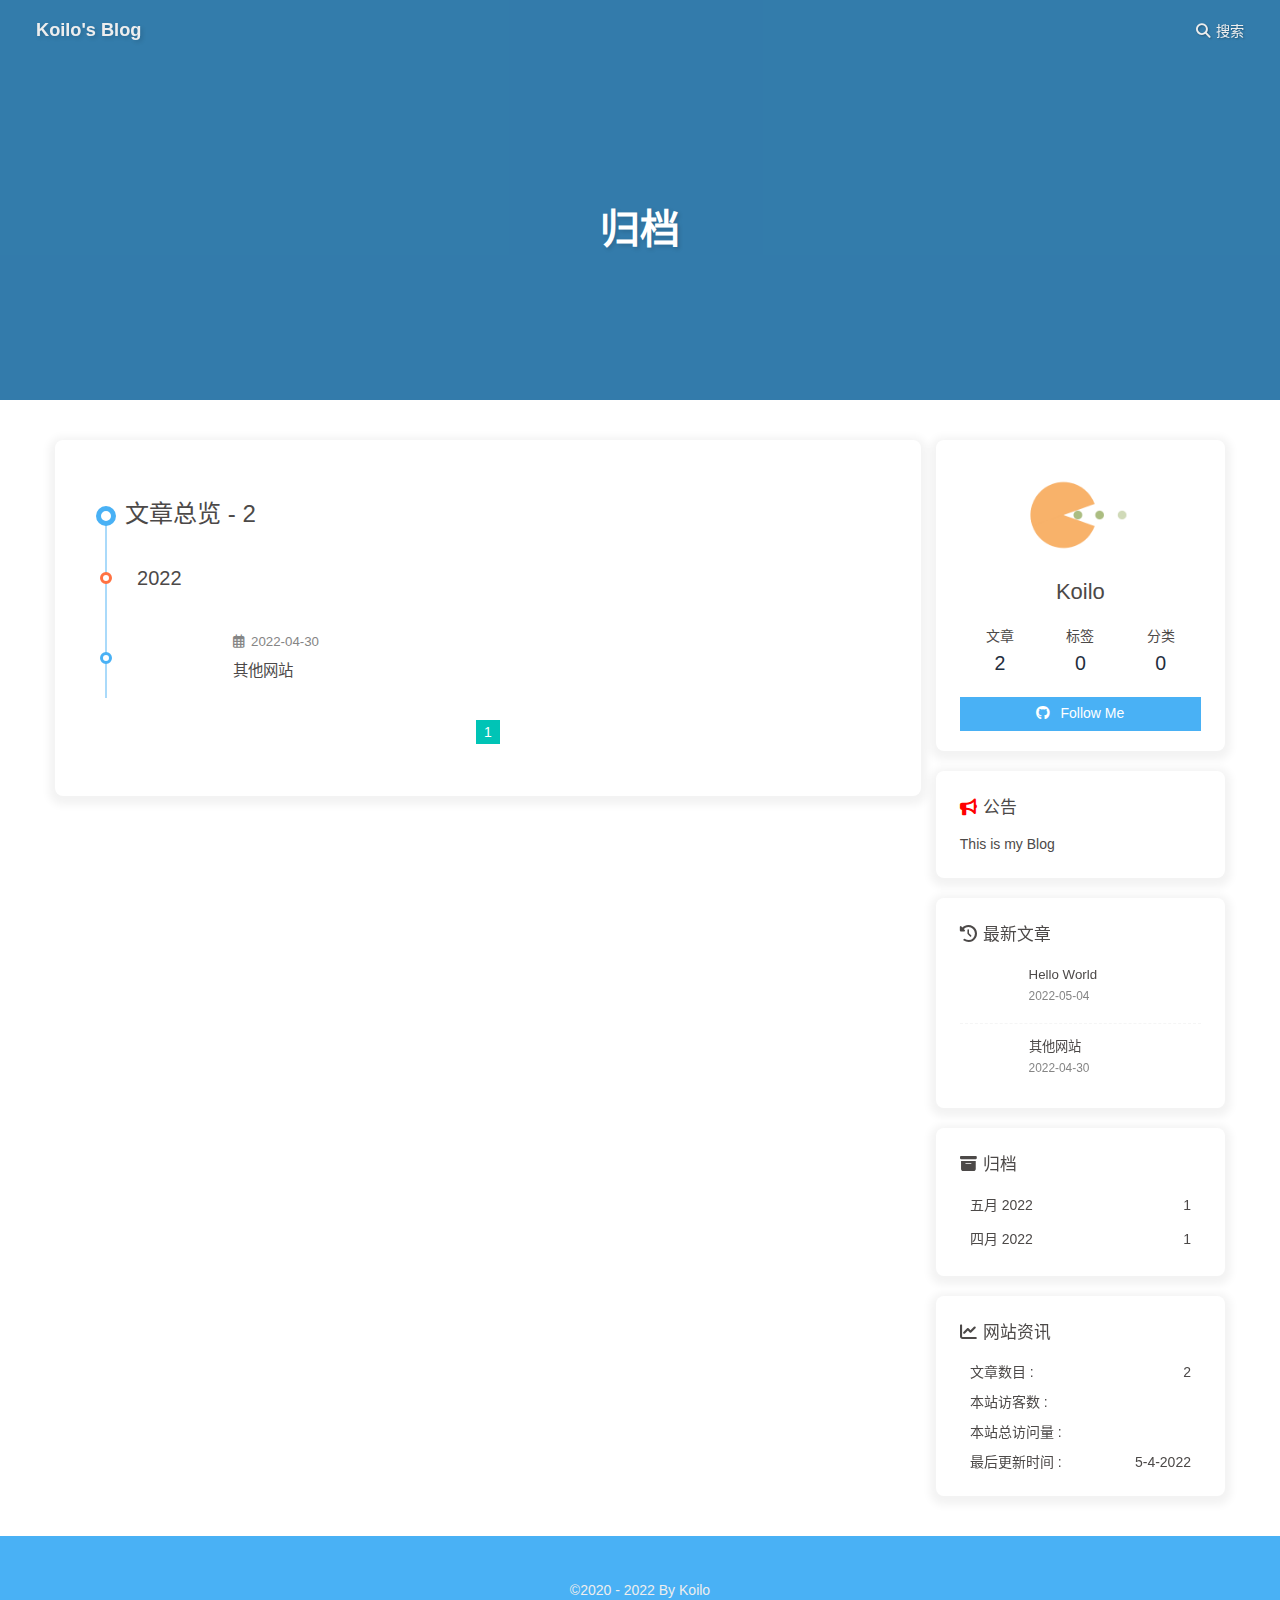
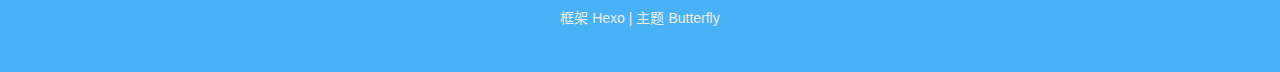
<file: archives/2022/04/index.html>
<!DOCTYPE html><html lang="zh-CN" data-theme="light"><head><meta charset="UTF-8"><meta http-equiv="X-UA-Compatible" content="IE=edge"><meta name="viewport" content="width=device-width, initial-scale=1.0, maximum-scale=1.0, user-scalable=no"><title>归档 | Koilo's Blog</title><meta name="author" content="Koilo"><meta name="copyright" content="Koilo"><meta name="format-detection" content="telephone=no"><meta name="theme-color" content="#ffffff"><meta property="og:type" content="website">
<meta property="og:title" content="Koilo&#39;s Blog">
<meta property="og:url" content="http://simpfun.eu.org/archives/2022/04/index.html">
<meta property="og:site_name" content="Koilo&#39;s Blog">
<meta property="og:locale" content="zh_CN">
<meta property="og:image" content="https://i.loli.net/2021/02/24/5O1day2nriDzjSu.png">
<meta property="article:author" content="Koilo">
<meta name="twitter:card" content="summary">
<meta name="twitter:image" content="https://i.loli.net/2021/02/24/5O1day2nriDzjSu.png"><link rel="shortcut icon" href="/img/favicon.png"><link rel="canonical" href="http://simpfun.eu.org/archives/2022/04/"><link rel="preconnect" href="//cdn.jsdelivr.net"/><link rel="preconnect" href="//busuanzi.ibruce.info"/><link rel="stylesheet" href="/css/index.css"><link rel="stylesheet" href="https://cdn.jsdelivr.net/npm/@fortawesome/fontawesome-free@6/css/all.min.css" media="print" onload="this.media='all'"><link rel="stylesheet" href="https://cdn.jsdelivr.net/npm/@fancyapps/ui/dist/fancybox.css" media="print" onload="this.media='all'"><script>const GLOBAL_CONFIG = { 
  root: '/',
  algolia: undefined,
  localSearch: {"path":"/search.xml","preload":false,"languages":{"hits_empty":"找不到您查询的内容：${query}"}},
  translate: undefined,
  noticeOutdate: undefined,
  highlight: {"plugin":"highlighjs","highlightCopy":true,"highlightLang":true,"highlightHeightLimit":false},
  copy: {
    success: '复制成功',
    error: '复制错误',
    noSupport: '浏览器不支持'
  },
  relativeDate: {
    homepage: false,
    post: false
  },
  runtime: '',
  date_suffix: {
    just: '刚刚',
    min: '分钟前',
    hour: '小时前',
    day: '天前',
    month: '个月前'
  },
  copyright: undefined,
  lightbox: 'fancybox',
  Snackbar: undefined,
  source: {
    justifiedGallery: {
      js: 'https://cdn.jsdelivr.net/npm/flickr-justified-gallery@2/dist/fjGallery.min.js',
      css: 'https://cdn.jsdelivr.net/npm/flickr-justified-gallery@2/dist/fjGallery.min.css'
    }
  },
  isPhotoFigcaption: false,
  islazyload: false,
  isAnchor: false
}</script><script id="config-diff">var GLOBAL_CONFIG_SITE = {
  title: '归档',
  isPost: false,
  isHome: false,
  isHighlightShrink: false,
  isToc: false,
  postUpdate: '2022-05-04 14:47:50'
}</script><noscript><style type="text/css">
  #nav {
    opacity: 1
  }
  .justified-gallery img {
    opacity: 1
  }

  #recent-posts time,
  #post-meta time {
    display: inline !important
  }
</style></noscript><script>(win=>{
    win.saveToLocal = {
      set: function setWithExpiry(key, value, ttl) {
        if (ttl === 0) return
        const now = new Date()
        const expiryDay = ttl * 86400000
        const item = {
          value: value,
          expiry: now.getTime() + expiryDay,
        }
        localStorage.setItem(key, JSON.stringify(item))
      },

      get: function getWithExpiry(key) {
        const itemStr = localStorage.getItem(key)

        if (!itemStr) {
          return undefined
        }
        const item = JSON.parse(itemStr)
        const now = new Date()

        if (now.getTime() > item.expiry) {
          localStorage.removeItem(key)
          return undefined
        }
        return item.value
      }
    }
  
    win.getScript = url => new Promise((resolve, reject) => {
      const script = document.createElement('script')
      script.src = url
      script.async = true
      script.onerror = reject
      script.onload = script.onreadystatechange = function() {
        const loadState = this.readyState
        if (loadState && loadState !== 'loaded' && loadState !== 'complete') return
        script.onload = script.onreadystatechange = null
        resolve()
      }
      document.head.appendChild(script)
    })
  
      win.activateDarkMode = function () {
        document.documentElement.setAttribute('data-theme', 'dark')
        if (document.querySelector('meta[name="theme-color"]') !== null) {
          document.querySelector('meta[name="theme-color"]').setAttribute('content', '#0d0d0d')
        }
      }
      win.activateLightMode = function () {
        document.documentElement.setAttribute('data-theme', 'light')
        if (document.querySelector('meta[name="theme-color"]') !== null) {
          document.querySelector('meta[name="theme-color"]').setAttribute('content', '#ffffff')
        }
      }
      const t = saveToLocal.get('theme')
    
          if (t === 'dark') activateDarkMode()
          else if (t === 'light') activateLightMode()
        
      const asideStatus = saveToLocal.get('aside-status')
      if (asideStatus !== undefined) {
        if (asideStatus === 'hide') {
          document.documentElement.classList.add('hide-aside')
        } else {
          document.documentElement.classList.remove('hide-aside')
        }
      }
    
    const detectApple = () => {
      if(/iPad|iPhone|iPod|Macintosh/.test(navigator.userAgent)){
        document.documentElement.classList.add('apple')
      }
    }
    detectApple()
    })(window)</script><meta name="generator" content="Hexo 6.1.0"></head><body><div id="sidebar"><div id="menu-mask"></div><div id="sidebar-menus"><div class="avatar-img is-center"><img src="https://i.loli.net/2021/02/24/5O1day2nriDzjSu.png" onerror="onerror=null;src='/img/friend_404.gif'" alt="avatar"/></div><div class="sidebar-site-data site-data is-center"><a href="/archives/"><div class="headline">文章</div><div class="length-num">2</div></a><a href="/tags/"><div class="headline">标签</div><div class="length-num">0</div></a><a href="/categories/"><div class="headline">分类</div><div class="length-num">0</div></a></div><hr/></div></div><div class="page" id="body-wrap"><header class="not-home-page" id="page-header"><nav id="nav"><span id="blog_name"><a id="site-name" href="/">Koilo's Blog</a></span><div id="menus"><div id="search-button"><a class="site-page social-icon search"><i class="fas fa-search fa-fw"></i><span> 搜索</span></a></div><div id="toggle-menu"><a class="site-page"><i class="fas fa-bars fa-fw"></i></a></div></div></nav><div id="page-site-info"><h1 id="site-title">归档</h1></div></header><main class="layout" id="content-inner"><div id="archive"><div class="article-sort-title">文章总览 - 2</div><div class="article-sort"><div class="article-sort-item year">2022</div><div class="article-sort-item"><a class="article-sort-item-img" href="/2022/04/30/%E5%85%B6%E4%BB%96%E7%BD%91%E7%AB%99/" title="其他网站"><img src="[data-uri]" alt="其他网站" onerror="this.onerror=null;this.src='/img/404.jpg'"></a><div class="article-sort-item-info"><div class="article-sort-item-time"><i class="far fa-calendar-alt"></i><time class="post-meta-date-created" datetime="2022-04-30T03:36:10.000Z" title="发表于 2022-04-30 11:36:10">2022-04-30</time></div><a class="article-sort-item-title" href="/2022/04/30/%E5%85%B6%E4%BB%96%E7%BD%91%E7%AB%99/" title="其他网站">其他网站</a></div></div></div><nav id="pagination"><div class="pagination"><span class="page-number current">1</span></div></nav></div><div class="aside-content" id="aside-content"><div class="card-widget card-info"><div class="is-center"><div class="avatar-img"><img src="https://i.loli.net/2021/02/24/5O1day2nriDzjSu.png" onerror="this.onerror=null;this.src='/img/friend_404.gif'" alt="avatar"/></div><div class="author-info__name">Koilo</div><div class="author-info__description"></div></div><div class="card-info-data site-data is-center"><a href="/archives/"><div class="headline">文章</div><div class="length-num">2</div></a><a href="/tags/"><div class="headline">标签</div><div class="length-num">0</div></a><a href="/categories/"><div class="headline">分类</div><div class="length-num">0</div></a></div><a id="card-info-btn" target="_blank" rel="noopener" href="https://github.com/simpfun"><i class="fab fa-github"></i><span>Follow Me</span></a></div><div class="card-widget card-announcement"><div class="item-headline"><i class="fas fa-bullhorn fa-shake"></i><span>公告</span></div><div class="announcement_content">This is my Blog</div></div><div class="sticky_layout"><div class="card-widget card-recent-post"><div class="item-headline"><i class="fas fa-history"></i><span>最新文章</span></div><div class="aside-list"><div class="aside-list-item"><a class="thumbnail" href="/2022/05/04/hello-world/" title="Hello World"><img src="[data-uri]" onerror="this.onerror=null;this.src='/img/404.jpg'" alt="Hello World"/></a><div class="content"><a class="title" href="/2022/05/04/hello-world/" title="Hello World">Hello World</a><time datetime="2022-05-04T06:29:04.321Z" title="发表于 2022-05-04 14:29:04">2022-05-04</time></div></div><div class="aside-list-item"><a class="thumbnail" href="/2022/04/30/%E5%85%B6%E4%BB%96%E7%BD%91%E7%AB%99/" title="其他网站"><img src="[data-uri]" onerror="this.onerror=null;this.src='/img/404.jpg'" alt="其他网站"/></a><div class="content"><a class="title" href="/2022/04/30/%E5%85%B6%E4%BB%96%E7%BD%91%E7%AB%99/" title="其他网站">其他网站</a><time datetime="2022-04-30T03:36:10.000Z" title="发表于 2022-04-30 11:36:10">2022-04-30</time></div></div></div></div><div class="card-widget card-archives"><div class="item-headline"><i class="fas fa-archive"></i><span>归档</span></div><ul class="card-archive-list"><li class="card-archive-list-item"><a class="card-archive-list-link" href="/archives/2022/05/"><span class="card-archive-list-date">五月 2022</span><span class="card-archive-list-count">1</span></a></li><li class="card-archive-list-item"><a class="card-archive-list-link" href="/archives/2022/04/"><span class="card-archive-list-date">四月 2022</span><span class="card-archive-list-count">1</span></a></li></ul></div><div class="card-widget card-webinfo"><div class="item-headline"><i class="fas fa-chart-line"></i><span>网站资讯</span></div><div class="webinfo"><div class="webinfo-item"><div class="item-name">文章数目 :</div><div class="item-count">2</div></div><div class="webinfo-item"><div class="item-name">本站访客数 :</div><div class="item-count" id="busuanzi_value_site_uv"></div></div><div class="webinfo-item"><div class="item-name">本站总访问量 :</div><div class="item-count" id="busuanzi_value_site_pv"></div></div><div class="webinfo-item"><div class="item-name">最后更新时间 :</div><div class="item-count" id="last-push-date" data-lastPushDate="2022-05-04T06:47:50.998Z"></div></div></div></div></div></div></main><footer id="footer"><div id="footer-wrap"><div class="copyright">&copy;2020 - 2022 By Koilo</div><div class="framework-info"><span>框架 </span><a target="_blank" rel="noopener" href="https://hexo.io">Hexo</a><span class="footer-separator">|</span><span>主题 </span><a target="_blank" rel="noopener" href="https://github.com/jerryc127/hexo-theme-butterfly">Butterfly</a></div></div></footer></div><div id="rightside"><div id="rightside-config-hide"><button id="darkmode" type="button" title="浅色和深色模式转换"><i class="fas fa-adjust"></i></button><button id="hide-aside-btn" type="button" title="单栏和双栏切换"><i class="fas fa-arrows-alt-h"></i></button></div><div id="rightside-config-show"><button id="rightside_config" type="button" title="设置"><i class="fas fa-cog fa-spin"></i></button><button id="go-up" type="button" title="回到顶部"><i class="fas fa-arrow-up"></i></button></div></div><div id="local-search"><div class="search-dialog"><nav class="search-nav"><span class="search-dialog-title">本地搜索</span><span id="loading-status"></span><button class="search-close-button"><i class="fas fa-times"></i></button></nav><div class="is-center" id="loading-database"><i class="fas fa-spinner fa-pulse"></i><span>  数据库加载中</span></div><div class="search-wrap"><div id="local-search-input"><div class="local-search-box"><input class="local-search-box--input" placeholder="搜索文章" type="text"/></div></div><hr/><div id="local-search-results"></div></div></div><div id="search-mask"></div></div><div><script src="/js/utils.js"></script><script src="/js/main.js"></script><script src="https://cdn.jsdelivr.net/npm/@fancyapps/ui/dist/fancybox.umd.js"></script><script src="/js/search/local-search.js"></script><div class="js-pjax"></div><script async data-pjax src="//busuanzi.ibruce.info/busuanzi/2.3/busuanzi.pure.mini.js"></script></div></body></html>
</file>
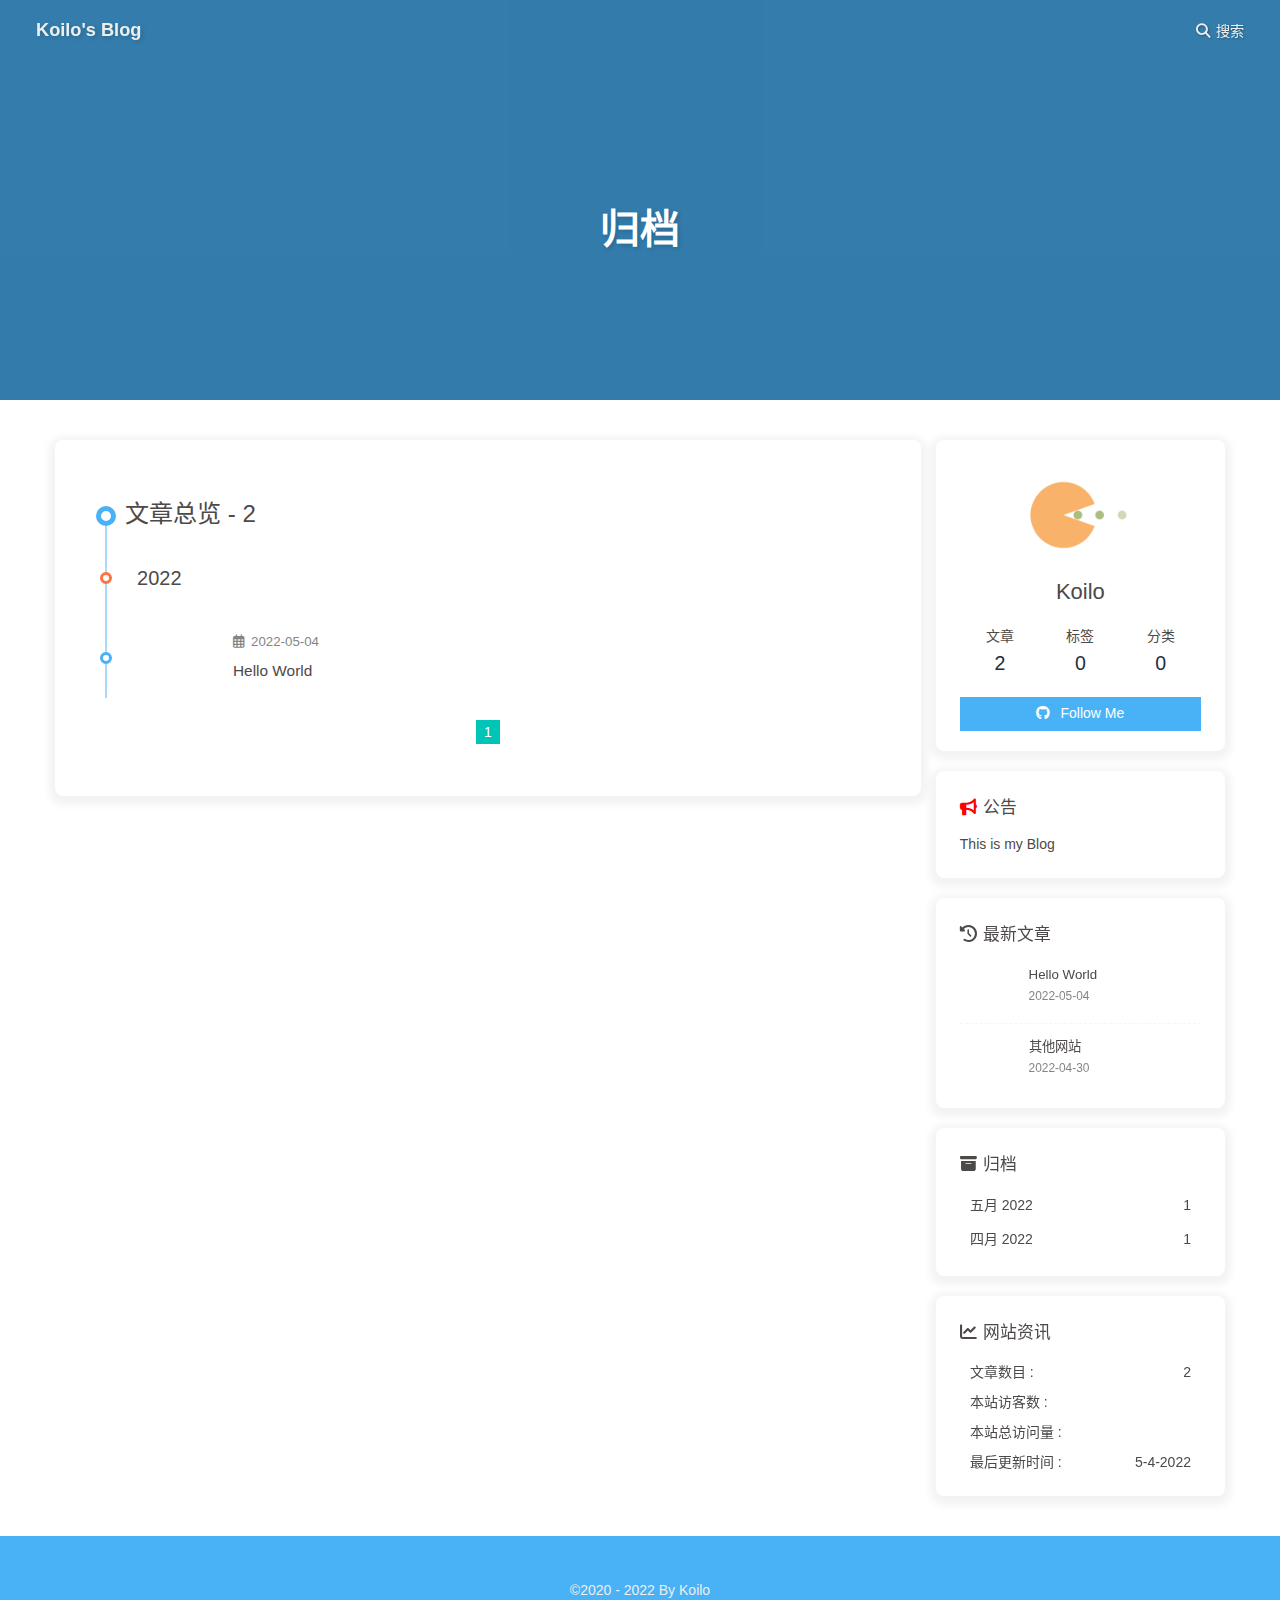
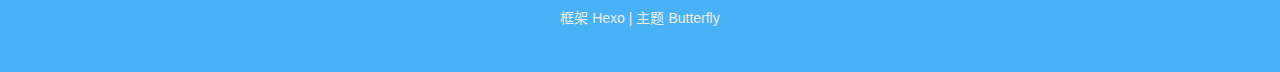
<file: archives/2022/05/index.html>
<!DOCTYPE html><html lang="zh-CN" data-theme="light"><head><meta charset="UTF-8"><meta http-equiv="X-UA-Compatible" content="IE=edge"><meta name="viewport" content="width=device-width, initial-scale=1.0, maximum-scale=1.0, user-scalable=no"><title>归档 | Koilo's Blog</title><meta name="author" content="Koilo"><meta name="copyright" content="Koilo"><meta name="format-detection" content="telephone=no"><meta name="theme-color" content="#ffffff"><meta property="og:type" content="website">
<meta property="og:title" content="Koilo&#39;s Blog">
<meta property="og:url" content="http://simpfun.eu.org/archives/2022/05/index.html">
<meta property="og:site_name" content="Koilo&#39;s Blog">
<meta property="og:locale" content="zh_CN">
<meta property="og:image" content="https://i.loli.net/2021/02/24/5O1day2nriDzjSu.png">
<meta property="article:author" content="Koilo">
<meta name="twitter:card" content="summary">
<meta name="twitter:image" content="https://i.loli.net/2021/02/24/5O1day2nriDzjSu.png"><link rel="shortcut icon" href="/img/favicon.png"><link rel="canonical" href="http://simpfun.eu.org/archives/2022/05/"><link rel="preconnect" href="//cdn.jsdelivr.net"/><link rel="preconnect" href="//busuanzi.ibruce.info"/><link rel="stylesheet" href="/css/index.css"><link rel="stylesheet" href="https://cdn.jsdelivr.net/npm/@fortawesome/fontawesome-free@6/css/all.min.css" media="print" onload="this.media='all'"><link rel="stylesheet" href="https://cdn.jsdelivr.net/npm/@fancyapps/ui/dist/fancybox.css" media="print" onload="this.media='all'"><script>const GLOBAL_CONFIG = { 
  root: '/',
  algolia: undefined,
  localSearch: {"path":"/search.xml","preload":false,"languages":{"hits_empty":"找不到您查询的内容：${query}"}},
  translate: undefined,
  noticeOutdate: undefined,
  highlight: {"plugin":"highlighjs","highlightCopy":true,"highlightLang":true,"highlightHeightLimit":false},
  copy: {
    success: '复制成功',
    error: '复制错误',
    noSupport: '浏览器不支持'
  },
  relativeDate: {
    homepage: false,
    post: false
  },
  runtime: '',
  date_suffix: {
    just: '刚刚',
    min: '分钟前',
    hour: '小时前',
    day: '天前',
    month: '个月前'
  },
  copyright: undefined,
  lightbox: 'fancybox',
  Snackbar: undefined,
  source: {
    justifiedGallery: {
      js: 'https://cdn.jsdelivr.net/npm/flickr-justified-gallery@2/dist/fjGallery.min.js',
      css: 'https://cdn.jsdelivr.net/npm/flickr-justified-gallery@2/dist/fjGallery.min.css'
    }
  },
  isPhotoFigcaption: false,
  islazyload: false,
  isAnchor: false
}</script><script id="config-diff">var GLOBAL_CONFIG_SITE = {
  title: '归档',
  isPost: false,
  isHome: false,
  isHighlightShrink: false,
  isToc: false,
  postUpdate: '2022-05-04 14:47:51'
}</script><noscript><style type="text/css">
  #nav {
    opacity: 1
  }
  .justified-gallery img {
    opacity: 1
  }

  #recent-posts time,
  #post-meta time {
    display: inline !important
  }
</style></noscript><script>(win=>{
    win.saveToLocal = {
      set: function setWithExpiry(key, value, ttl) {
        if (ttl === 0) return
        const now = new Date()
        const expiryDay = ttl * 86400000
        const item = {
          value: value,
          expiry: now.getTime() + expiryDay,
        }
        localStorage.setItem(key, JSON.stringify(item))
      },

      get: function getWithExpiry(key) {
        const itemStr = localStorage.getItem(key)

        if (!itemStr) {
          return undefined
        }
        const item = JSON.parse(itemStr)
        const now = new Date()

        if (now.getTime() > item.expiry) {
          localStorage.removeItem(key)
          return undefined
        }
        return item.value
      }
    }
  
    win.getScript = url => new Promise((resolve, reject) => {
      const script = document.createElement('script')
      script.src = url
      script.async = true
      script.onerror = reject
      script.onload = script.onreadystatechange = function() {
        const loadState = this.readyState
        if (loadState && loadState !== 'loaded' && loadState !== 'complete') return
        script.onload = script.onreadystatechange = null
        resolve()
      }
      document.head.appendChild(script)
    })
  
      win.activateDarkMode = function () {
        document.documentElement.setAttribute('data-theme', 'dark')
        if (document.querySelector('meta[name="theme-color"]') !== null) {
          document.querySelector('meta[name="theme-color"]').setAttribute('content', '#0d0d0d')
        }
      }
      win.activateLightMode = function () {
        document.documentElement.setAttribute('data-theme', 'light')
        if (document.querySelector('meta[name="theme-color"]') !== null) {
          document.querySelector('meta[name="theme-color"]').setAttribute('content', '#ffffff')
        }
      }
      const t = saveToLocal.get('theme')
    
          if (t === 'dark') activateDarkMode()
          else if (t === 'light') activateLightMode()
        
      const asideStatus = saveToLocal.get('aside-status')
      if (asideStatus !== undefined) {
        if (asideStatus === 'hide') {
          document.documentElement.classList.add('hide-aside')
        } else {
          document.documentElement.classList.remove('hide-aside')
        }
      }
    
    const detectApple = () => {
      if(/iPad|iPhone|iPod|Macintosh/.test(navigator.userAgent)){
        document.documentElement.classList.add('apple')
      }
    }
    detectApple()
    })(window)</script><meta name="generator" content="Hexo 6.1.0"></head><body><div id="sidebar"><div id="menu-mask"></div><div id="sidebar-menus"><div class="avatar-img is-center"><img src="https://i.loli.net/2021/02/24/5O1day2nriDzjSu.png" onerror="onerror=null;src='/img/friend_404.gif'" alt="avatar"/></div><div class="sidebar-site-data site-data is-center"><a href="/archives/"><div class="headline">文章</div><div class="length-num">2</div></a><a href="/tags/"><div class="headline">标签</div><div class="length-num">0</div></a><a href="/categories/"><div class="headline">分类</div><div class="length-num">0</div></a></div><hr/></div></div><div class="page" id="body-wrap"><header class="not-home-page" id="page-header"><nav id="nav"><span id="blog_name"><a id="site-name" href="/">Koilo's Blog</a></span><div id="menus"><div id="search-button"><a class="site-page social-icon search"><i class="fas fa-search fa-fw"></i><span> 搜索</span></a></div><div id="toggle-menu"><a class="site-page"><i class="fas fa-bars fa-fw"></i></a></div></div></nav><div id="page-site-info"><h1 id="site-title">归档</h1></div></header><main class="layout" id="content-inner"><div id="archive"><div class="article-sort-title">文章总览 - 2</div><div class="article-sort"><div class="article-sort-item year">2022</div><div class="article-sort-item"><a class="article-sort-item-img" href="/2022/05/04/hello-world/" title="Hello World"><img src="[data-uri]" alt="Hello World" onerror="this.onerror=null;this.src='/img/404.jpg'"></a><div class="article-sort-item-info"><div class="article-sort-item-time"><i class="far fa-calendar-alt"></i><time class="post-meta-date-created" datetime="2022-05-04T06:29:04.321Z" title="发表于 2022-05-04 14:29:04">2022-05-04</time></div><a class="article-sort-item-title" href="/2022/05/04/hello-world/" title="Hello World">Hello World</a></div></div></div><nav id="pagination"><div class="pagination"><span class="page-number current">1</span></div></nav></div><div class="aside-content" id="aside-content"><div class="card-widget card-info"><div class="is-center"><div class="avatar-img"><img src="https://i.loli.net/2021/02/24/5O1day2nriDzjSu.png" onerror="this.onerror=null;this.src='/img/friend_404.gif'" alt="avatar"/></div><div class="author-info__name">Koilo</div><div class="author-info__description"></div></div><div class="card-info-data site-data is-center"><a href="/archives/"><div class="headline">文章</div><div class="length-num">2</div></a><a href="/tags/"><div class="headline">标签</div><div class="length-num">0</div></a><a href="/categories/"><div class="headline">分类</div><div class="length-num">0</div></a></div><a id="card-info-btn" target="_blank" rel="noopener" href="https://github.com/simpfun"><i class="fab fa-github"></i><span>Follow Me</span></a></div><div class="card-widget card-announcement"><div class="item-headline"><i class="fas fa-bullhorn fa-shake"></i><span>公告</span></div><div class="announcement_content">This is my Blog</div></div><div class="sticky_layout"><div class="card-widget card-recent-post"><div class="item-headline"><i class="fas fa-history"></i><span>最新文章</span></div><div class="aside-list"><div class="aside-list-item"><a class="thumbnail" href="/2022/05/04/hello-world/" title="Hello World"><img src="[data-uri]" onerror="this.onerror=null;this.src='/img/404.jpg'" alt="Hello World"/></a><div class="content"><a class="title" href="/2022/05/04/hello-world/" title="Hello World">Hello World</a><time datetime="2022-05-04T06:29:04.321Z" title="发表于 2022-05-04 14:29:04">2022-05-04</time></div></div><div class="aside-list-item"><a class="thumbnail" href="/2022/04/30/%E5%85%B6%E4%BB%96%E7%BD%91%E7%AB%99/" title="其他网站"><img src="[data-uri]" onerror="this.onerror=null;this.src='/img/404.jpg'" alt="其他网站"/></a><div class="content"><a class="title" href="/2022/04/30/%E5%85%B6%E4%BB%96%E7%BD%91%E7%AB%99/" title="其他网站">其他网站</a><time datetime="2022-04-30T03:36:10.000Z" title="发表于 2022-04-30 11:36:10">2022-04-30</time></div></div></div></div><div class="card-widget card-archives"><div class="item-headline"><i class="fas fa-archive"></i><span>归档</span></div><ul class="card-archive-list"><li class="card-archive-list-item"><a class="card-archive-list-link" href="/archives/2022/05/"><span class="card-archive-list-date">五月 2022</span><span class="card-archive-list-count">1</span></a></li><li class="card-archive-list-item"><a class="card-archive-list-link" href="/archives/2022/04/"><span class="card-archive-list-date">四月 2022</span><span class="card-archive-list-count">1</span></a></li></ul></div><div class="card-widget card-webinfo"><div class="item-headline"><i class="fas fa-chart-line"></i><span>网站资讯</span></div><div class="webinfo"><div class="webinfo-item"><div class="item-name">文章数目 :</div><div class="item-count">2</div></div><div class="webinfo-item"><div class="item-name">本站访客数 :</div><div class="item-count" id="busuanzi_value_site_uv"></div></div><div class="webinfo-item"><div class="item-name">本站总访问量 :</div><div class="item-count" id="busuanzi_value_site_pv"></div></div><div class="webinfo-item"><div class="item-name">最后更新时间 :</div><div class="item-count" id="last-push-date" data-lastPushDate="2022-05-04T06:47:50.998Z"></div></div></div></div></div></div></main><footer id="footer"><div id="footer-wrap"><div class="copyright">&copy;2020 - 2022 By Koilo</div><div class="framework-info"><span>框架 </span><a target="_blank" rel="noopener" href="https://hexo.io">Hexo</a><span class="footer-separator">|</span><span>主题 </span><a target="_blank" rel="noopener" href="https://github.com/jerryc127/hexo-theme-butterfly">Butterfly</a></div></div></footer></div><div id="rightside"><div id="rightside-config-hide"><button id="darkmode" type="button" title="浅色和深色模式转换"><i class="fas fa-adjust"></i></button><button id="hide-aside-btn" type="button" title="单栏和双栏切换"><i class="fas fa-arrows-alt-h"></i></button></div><div id="rightside-config-show"><button id="rightside_config" type="button" title="设置"><i class="fas fa-cog fa-spin"></i></button><button id="go-up" type="button" title="回到顶部"><i class="fas fa-arrow-up"></i></button></div></div><div id="local-search"><div class="search-dialog"><nav class="search-nav"><span class="search-dialog-title">本地搜索</span><span id="loading-status"></span><button class="search-close-button"><i class="fas fa-times"></i></button></nav><div class="is-center" id="loading-database"><i class="fas fa-spinner fa-pulse"></i><span>  数据库加载中</span></div><div class="search-wrap"><div id="local-search-input"><div class="local-search-box"><input class="local-search-box--input" placeholder="搜索文章" type="text"/></div></div><hr/><div id="local-search-results"></div></div></div><div id="search-mask"></div></div><div><script src="/js/utils.js"></script><script src="/js/main.js"></script><script src="https://cdn.jsdelivr.net/npm/@fancyapps/ui/dist/fancybox.umd.js"></script><script src="/js/search/local-search.js"></script><div class="js-pjax"></div><script async data-pjax src="//busuanzi.ibruce.info/busuanzi/2.3/busuanzi.pure.mini.js"></script></div></body></html>
</file>
